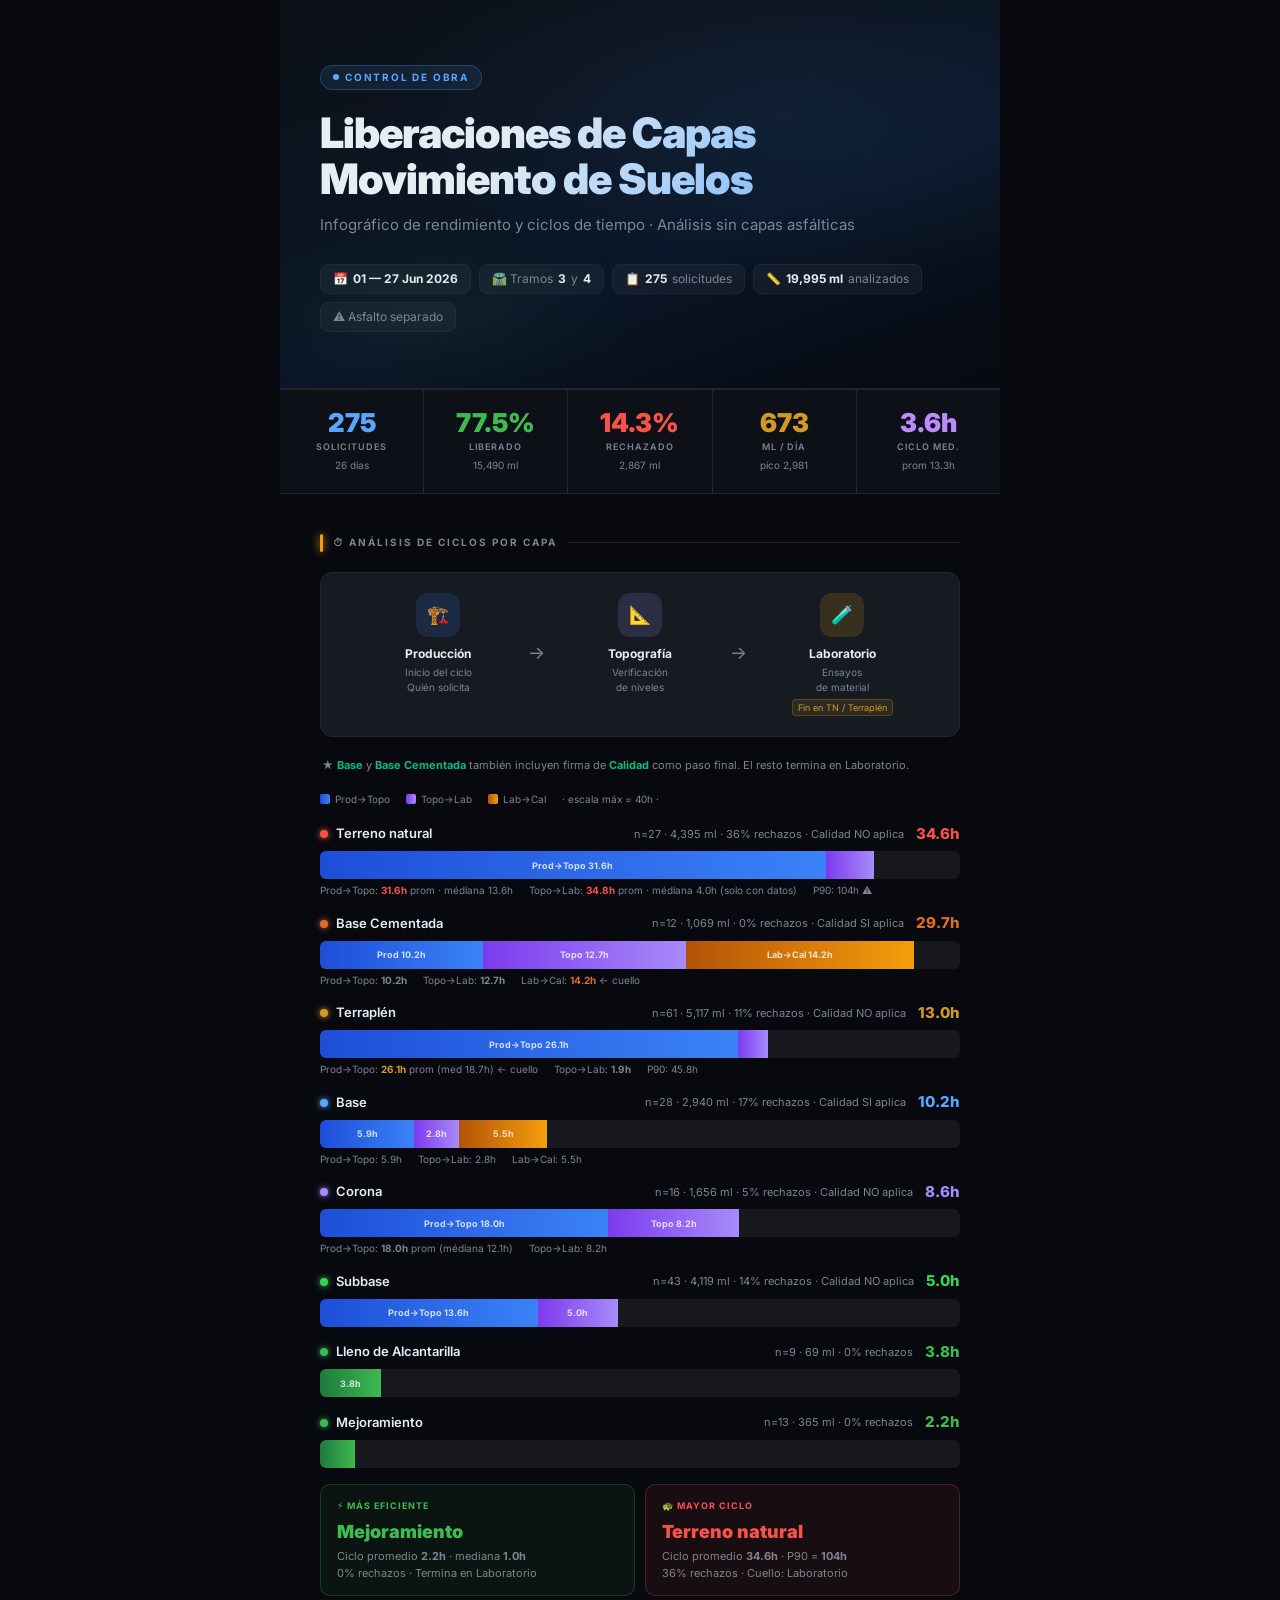
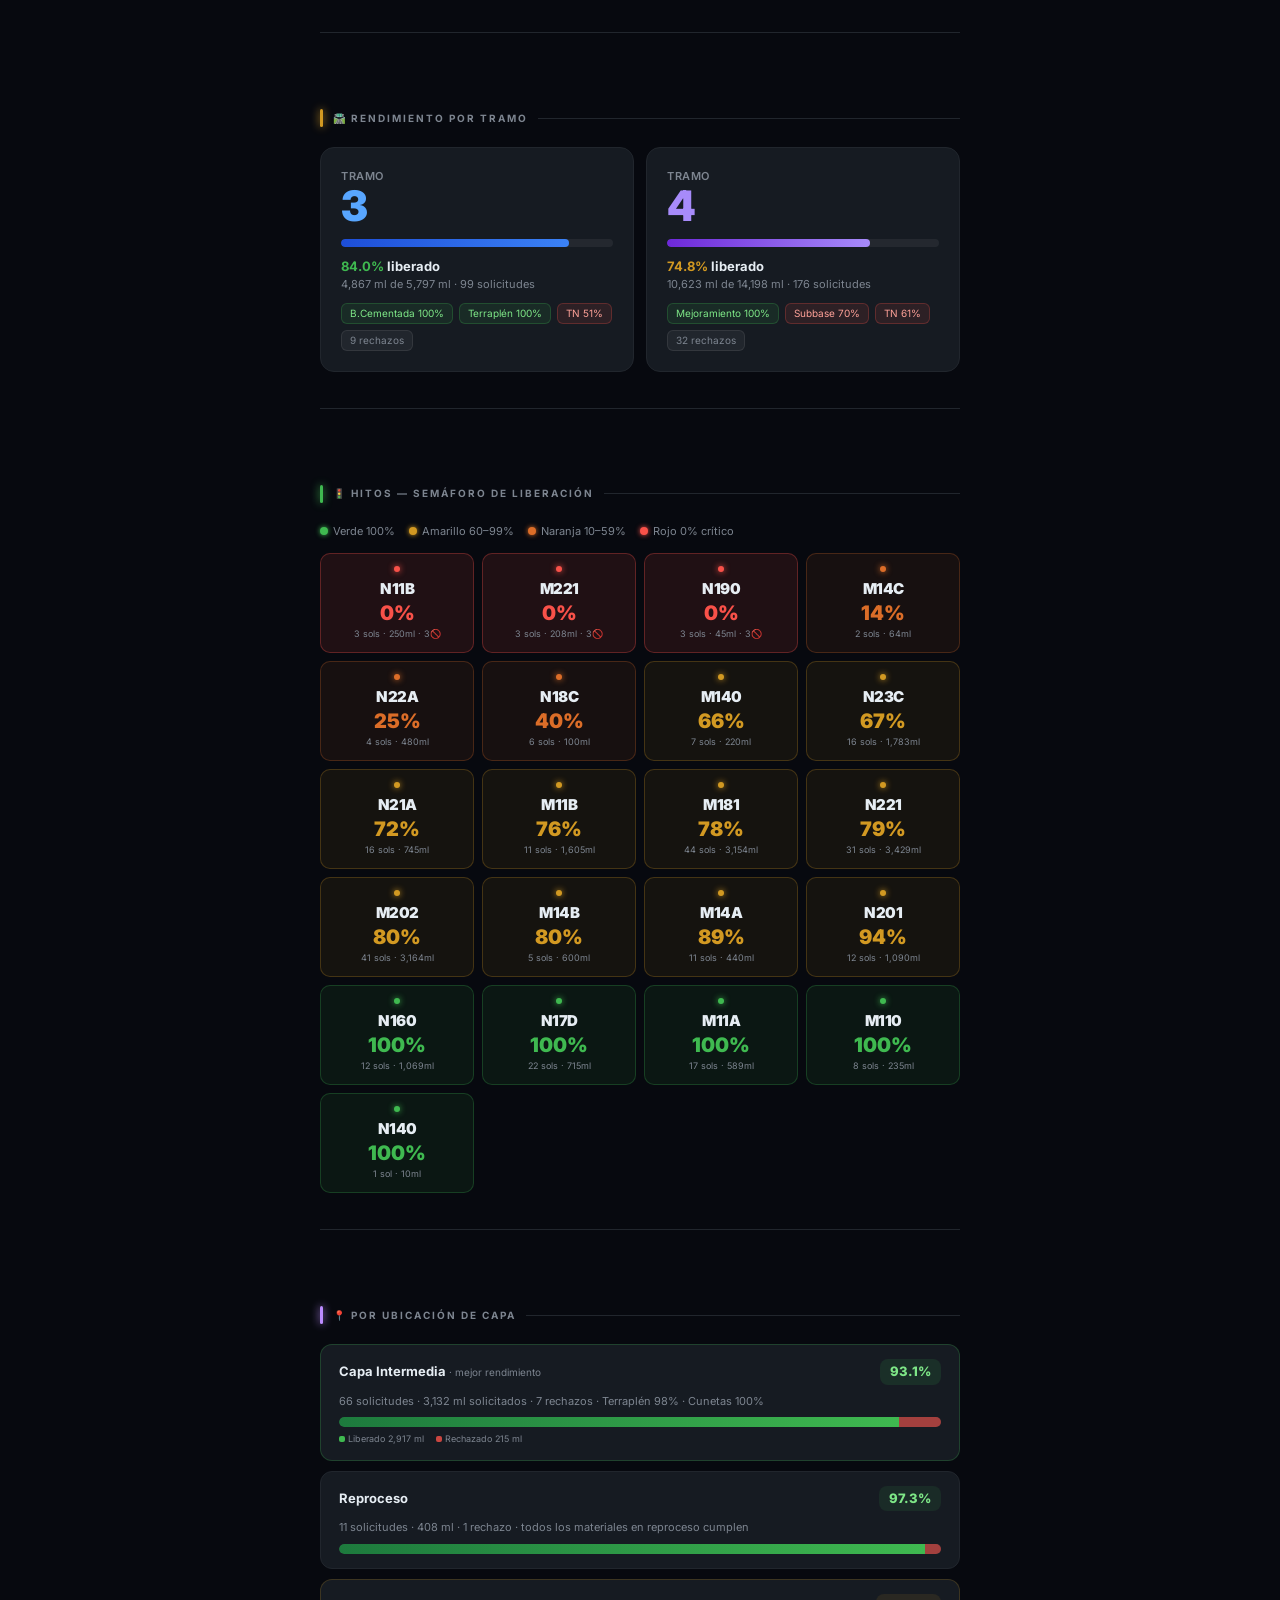
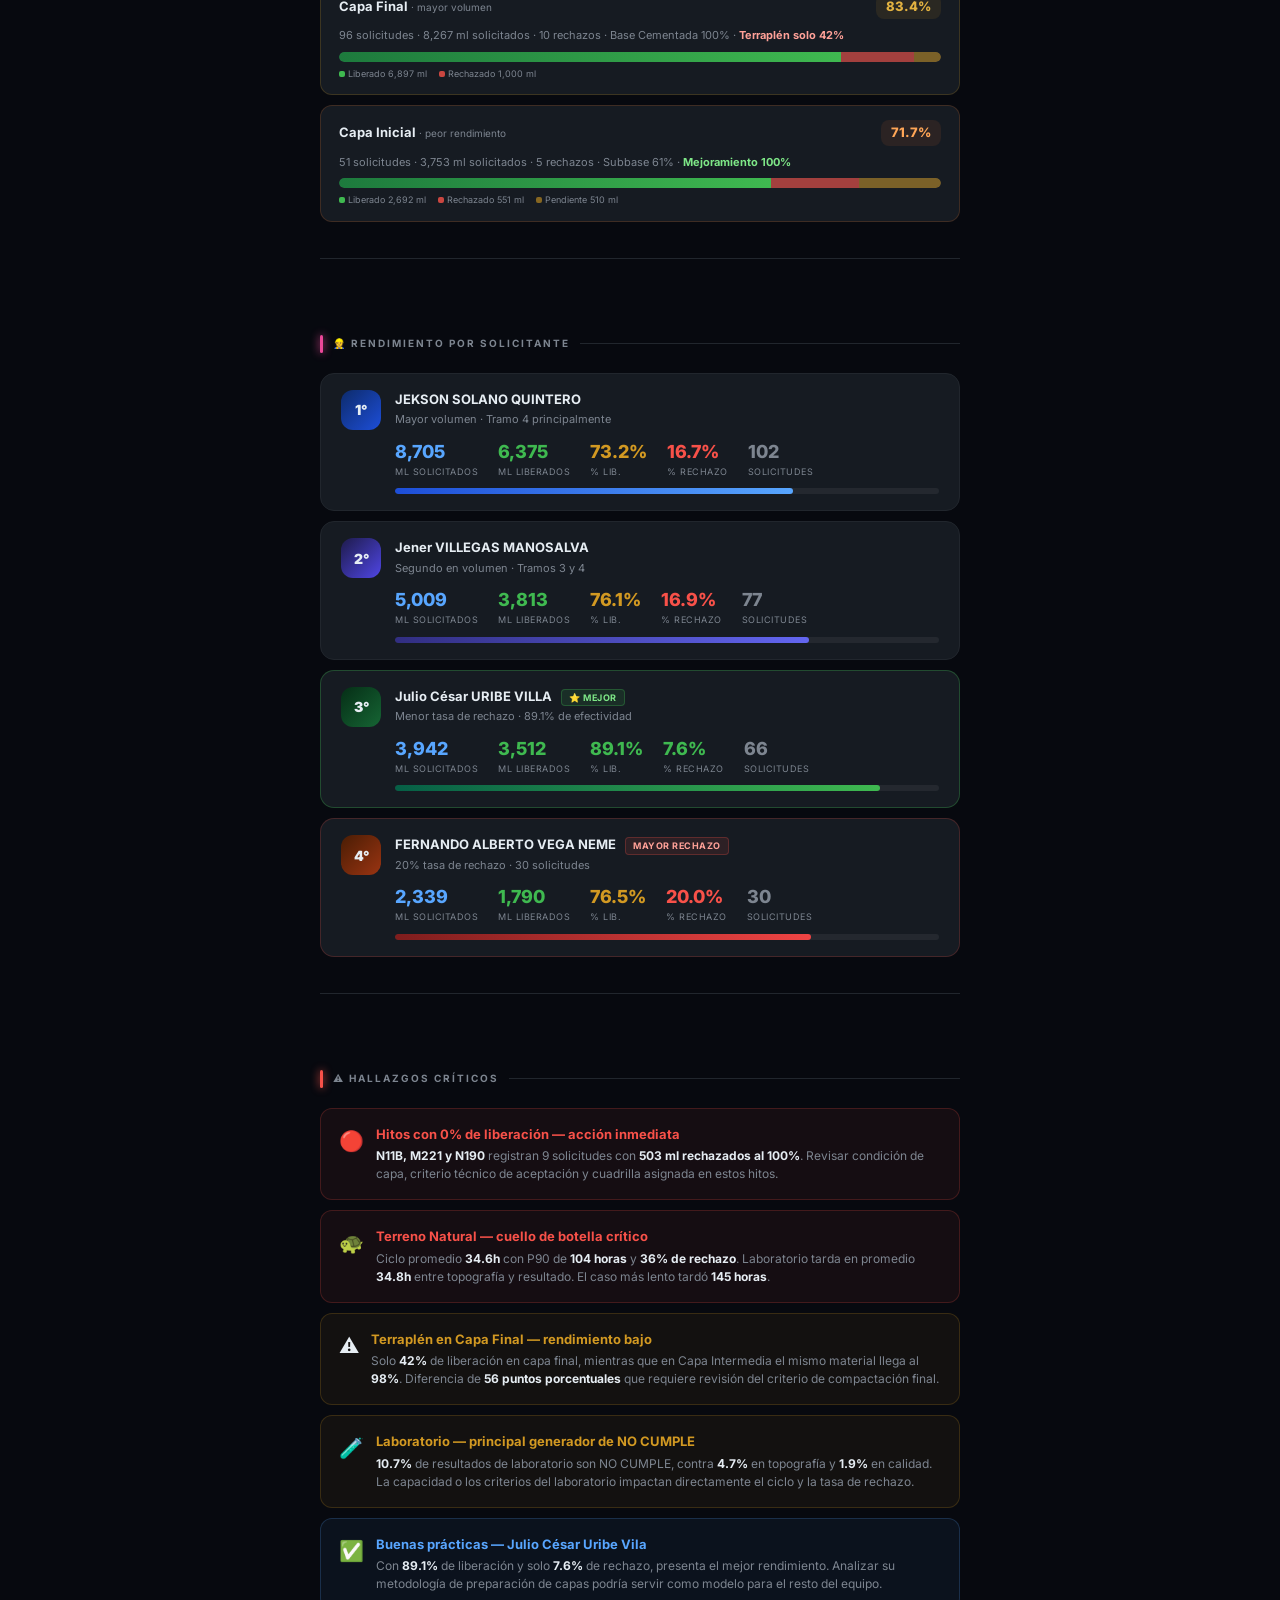
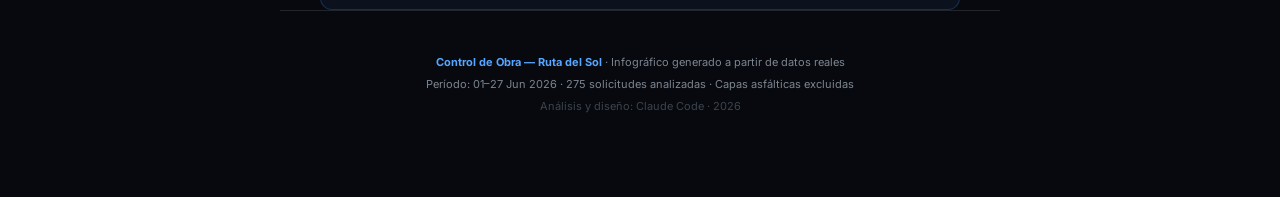
<file: infografico-liberaciones-27.06.Junio26.html>
<!DOCTYPE html>
<html lang="es">
<head>
<meta charset="UTF-8">
<meta name="viewport" content="width=device-width, initial-scale=1.0">
<title>Infográfico — Liberaciones de Capas</title>
<style>
@import url('https://fonts.googleapis.com/css2?family=Inter:wght@300;400;500;600;700;800;900&display=swap');

:root {
  --c-bg:       #07090f;
  --c-surface:  #0d1117;
  --c-card:     #161b22;
  --c-border:   #21262d;
  --c-text:     #e6edf3;
  --c-muted:    #7d8590;
  --c-accent:   #58a6ff;
  --c-green:    #3fb950;
  --c-yellow:   #d29922;
  --c-orange:   #db6d28;
  --c-red:      #f85149;
  --c-purple:   #bc8cff;
  --c-teal:     #39d353;
  --w: 720px;
}

* { box-sizing:border-box; margin:0; padding:0; }

body {
  font-family: 'Inter', system-ui, sans-serif;
  background: var(--c-bg);
  color: var(--c-text);
  font-size: 14px;
  line-height: 1.5;
}

/* ── WRAPPER ── */
.page {
  max-width: var(--w);
  margin: 0 auto;
  padding: 0 0 80px;
}

/* ── HERO ── */
.hero {
  position: relative;
  padding: 64px 40px 56px;
  overflow: hidden;
  background: linear-gradient(160deg, #0d1117 0%, #0a1628 60%, #07090f 100%);
  border-bottom: 1px solid var(--c-border);
}
.hero::before {
  content:'';
  position:absolute; inset:0;
  background: radial-gradient(ellipse 80% 60% at 70% 30%, rgba(88,166,255,.08) 0%, transparent 70%),
              radial-gradient(ellipse 50% 40% at 20% 80%, rgba(63,185,80,.06) 0%, transparent 60%);
}
.hero-tag {
  display:inline-flex; align-items:center; gap:6px;
  background: rgba(88,166,255,.1);
  border: 1px solid rgba(88,166,255,.25);
  color: var(--c-accent);
  font-size: 10px; font-weight: 700; letter-spacing: 1.8px;
  text-transform: uppercase;
  padding: 4px 12px; border-radius: 20px;
  margin-bottom: 20px;
}
.hero-tag span { width:6px;height:6px;border-radius:50%;background:var(--c-accent);animation:blink 1.4s infinite; }
@keyframes blink { 0%,100%{opacity:1} 50%{opacity:.3} }
.hero h1 {
  font-size: clamp(28px, 5vw, 42px);
  font-weight: 900;
  letter-spacing: -1px;
  line-height: 1.1;
  margin-bottom: 12px;
  background: linear-gradient(135deg, #e6edf3 30%, #58a6ff 100%);
  -webkit-background-clip: text; -webkit-text-fill-color: transparent;
  background-clip: text;
}
.hero-sub {
  color: var(--c-muted); font-size: 15px;
  margin-bottom: 28px;
}
.hero-pills {
  display: flex; flex-wrap: wrap; gap: 8px;
}
.pill {
  display: inline-flex; align-items: center; gap: 5px;
  background: rgba(255,255,255,.04);
  border: 1px solid var(--c-border);
  padding: 5px 12px; border-radius: 8px;
  font-size: 12px; color: var(--c-muted);
}
.pill b { color: var(--c-text); }

/* ── SECTION LABEL ── */
.section-label {
  display: flex; align-items: center; gap: 10px;
  padding: 40px 40px 0;
  margin-bottom: 20px;
  font-size: 10px; font-weight: 700; letter-spacing: 2px;
  text-transform: uppercase; color: var(--c-muted);
}
.section-label::before {
  content:'';
  display:block; width:3px; height:18px; border-radius:2px;
  background: var(--accent-color, var(--c-accent));
  box-shadow: 0 0 8px var(--accent-color, var(--c-accent));
}
.section-label::after {
  content:''; flex:1; height:1px; background:var(--c-border);
}

/* ── KPI STRIP ── */
.kpi-strip {
  display: grid;
  grid-template-columns: repeat(5,1fr);
  gap: 1px;
  background: var(--c-border);
  border-top: 1px solid var(--c-border);
  border-bottom: 1px solid var(--c-border);
}
.kpi-cell {
  background: var(--c-surface);
  padding: 20px 16px;
  text-align: center;
}
.kpi-cell .val {
  font-size: 26px; font-weight: 900; line-height: 1;
  margin-bottom: 4px;
}
.kpi-cell .lbl {
  font-size: 9px; font-weight: 600; letter-spacing: 1px;
  text-transform: uppercase; color: var(--c-muted);
}
.kpi-cell .sub { font-size: 10px; color: var(--c-muted); margin-top: 4px; }

/* ── PADDED CONTENT ── */
.pad { padding: 0 40px; }

/* ── CICLOS ── */
.ciclos-intro {
  background: var(--c-card);
  border: 1px solid var(--c-border);
  border-radius: 12px;
  padding: 20px 24px;
  margin-bottom: 20px;
  display: grid;
  grid-template-columns: 1fr 1fr 1fr;
  gap: 16px;
}
.flow-step {
  text-align: center;
  position: relative;
}
.flow-step:not(:last-child)::after {
  content: '→';
  position: absolute; right: -14px; top: 50%; transform: translateY(-60%);
  color: var(--c-muted); font-size: 18px;
}
.flow-icon {
  width: 44px; height: 44px; border-radius: 12px;
  display: flex; align-items: center; justify-content: center;
  font-size: 18px; margin: 0 auto 8px;
}
.flow-step h4 { font-size: 12px; font-weight: 700; }
.flow-step p  { font-size: 10px; color: var(--c-muted); margin-top: 2px; }
.flow-step .badge-cal {
  font-size: 9px; color: var(--c-yellow);
  background: rgba(210,153,34,.12); border: 1px solid rgba(210,153,34,.25);
  border-radius: 4px; padding: 1px 5px; margin-top: 4px; display: inline-block;
}

/* Barra de ciclo */
.capa-row {
  margin-bottom: 14px;
}
.capa-row .header {
  display: flex; align-items: center; justify-content: space-between;
  margin-bottom: 6px;
}
.capa-nombre {
  display: flex; align-items: center; gap: 8px;
  font-size: 13px; font-weight: 600;
}
.capa-dot {
  width: 8px; height: 8px; border-radius: 50%;
  flex-shrink: 0;
}
.capa-nums {
  display: flex; align-items: center; gap: 12px;
  font-size: 11px; color: var(--c-muted);
}
.capa-nums .prom { font-size: 15px; font-weight: 800; }

.bar-track {
  height: 28px;
  background: rgba(255,255,255,.04);
  border-radius: 6px;
  display: flex;
  overflow: hidden;
  position: relative;
}
.bar-seg {
  height: 100%;
  display: flex; align-items: center; justify-content: center;
  font-size: 9px; font-weight: 700;
  color: rgba(255,255,255,.8);
  transition: opacity .2s;
  min-width: 0;
  overflow: hidden;
  white-space: nowrap;
}
.bar-seg:hover { opacity: .85; }
.seg-prod  { background: linear-gradient(90deg,#1d4ed8,#3b82f6); }
.seg-topo  { background: linear-gradient(90deg,#7c3aed,#a78bfa); }
.seg-lab   { background: linear-gradient(90deg,#b45309,#f59e0b); }
.seg-cal   { background: linear-gradient(90deg,#065f46,#10b981); }

.bar-leyenda {
  display: flex; gap: 16px; flex-wrap: wrap;
  margin-bottom: 16px;
}
.bar-leyenda-item {
  display: flex; align-items: center; gap: 5px;
  font-size: 10px; color: var(--c-muted);
}
.bar-leyenda-dot {
  width: 10px; height: 10px; border-radius: 3px;
}

.ciclo-callout {
  display: grid; grid-template-columns: 1fr 1fr;
  gap: 10px; margin-top: 16px;
}
.callout-box {
  border-radius: 10px; padding: 14px 16px;
  border: 1px solid;
}
.callout-box.fast {
  background: rgba(63,185,80,.07);
  border-color: rgba(63,185,80,.25);
}
.callout-box.slow {
  background: rgba(248,81,73,.07);
  border-color: rgba(248,81,73,.25);
}
.callout-box .tag {
  font-size: 9px; font-weight: 700; letter-spacing: 1px;
  text-transform: uppercase; margin-bottom: 6px;
}
.callout-box.fast .tag { color: var(--c-green); }
.callout-box.slow .tag { color: var(--c-red); }
.callout-box h3 { font-size: 18px; font-weight: 900; }
.callout-box.fast h3 { color: var(--c-green); }
.callout-box.slow h3 { color: var(--c-red); }
.callout-box p { font-size: 11px; color: var(--c-muted); margin-top: 3px; }

/* ── DIVIDER ── */
.divider {
  height: 1px; background: var(--c-border);
  margin: 36px 40px;
}

/* ── TRAMOS ── */
.tramo-compare {
  display: grid; grid-template-columns: 1fr 1fr;
  gap: 12px;
}
.tramo-box {
  background: var(--c-card);
  border: 1px solid var(--c-border);
  border-radius: 14px; padding: 20px;
}
.tramo-box .num {
  font-size: 42px; font-weight: 900; line-height: 1;
  margin-bottom: 2px;
}
.tramo-box .t-label { font-size: 11px; color: var(--c-muted); font-weight: 600; text-transform: uppercase; letter-spacing: .5px; }
.tramo-box .t-ml { font-size: 13px; font-weight: 700; margin-top: 10px; }
.tramo-box .t-sub { font-size: 11px; color: var(--c-muted); }
.tramo-pb { height: 8px; border-radius: 4px; background: rgba(255,255,255,.06); margin-top: 12px; overflow:hidden; }
.tramo-fill { height:100%; border-radius:4px; }
.tramo-chips { display:flex;flex-wrap:wrap;gap:6px;margin-top:10px; }
.chip-sm {
  font-size: 10px; padding: 2px 8px; border-radius: 6px;
  background: rgba(255,255,255,.05);
  border: 1px solid rgba(255,255,255,.08);
  color: var(--c-muted);
}
.chip-sm.ok  { background:rgba(63,185,80,.1);border-color:rgba(63,185,80,.25);color:#7ee787; }
.chip-sm.bad { background:rgba(248,81,73,.1);border-color:rgba(248,81,73,.25);color:#ffa198; }

/* ── HITOS GRID ── */
.hitos-container {
  display: grid;
  grid-template-columns: repeat(4, 1fr);
  gap: 8px;
}
.hito {
  border-radius: 10px; padding: 12px 8px;
  text-align: center; border: 1px solid;
  transition: transform .15s;
}
.hito:hover { transform: scale(1.04); }
.hito.v { background:rgba(63,185,80,.08);  border-color:rgba(63,185,80,.25); }
.hito.a { background:rgba(210,153,34,.07); border-color:rgba(210,153,34,.25); }
.hito.n { background:rgba(219,109,40,.08); border-color:rgba(219,109,40,.25); }
.hito.r { background:rgba(248,81,73,.1);   border-color:rgba(248,81,73,.3); }
.hito .h-name { font-size:15px;font-weight:900;letter-spacing:-0.5px; }
.hito .h-pct  { font-size:20px;font-weight:900;line-height:1.2; }
.hito.v .h-pct { color:var(--c-green); }
.hito.a .h-pct { color:var(--c-yellow); }
.hito.n .h-pct { color:var(--c-orange); }
.hito.r .h-pct { color:var(--c-red); }
.hito .h-meta { font-size:9px;color:var(--c-muted);margin-top:2px; }
.hito-pulse {
  width:6px;height:6px;border-radius:50%;margin:0 auto 6px;
}
.hito.v .hito-pulse { background:var(--c-green);box-shadow:0 0 6px var(--c-green); }
.hito.a .hito-pulse { background:var(--c-yellow);box-shadow:0 0 6px var(--c-yellow); }
.hito.n .hito-pulse { background:var(--c-orange);box-shadow:0 0 6px var(--c-orange); }
.hito.r .hito-pulse { background:var(--c-red);box-shadow:0 0 6px var(--c-red);animation:pulse 1s infinite; }
@keyframes pulse { 0%,100%{opacity:1;transform:scale(1)} 50%{opacity:.5;transform:scale(1.4)} }

.hito-legend { display:flex;gap:14px;flex-wrap:wrap;margin-bottom:14px; }
.hl-item { display:flex;align-items:center;gap:5px;font-size:11px;color:var(--c-muted); }
.hl-dot { width:8px;height:8px;border-radius:50%; }

/* ── UBICACIÓN ── */
.ubi-list { display:grid;gap:10px; }
.ubi-row {
  background: var(--c-card); border:1px solid var(--c-border);
  border-radius:12px; padding:14px 18px;
}
.ubi-row .top {
  display:flex; align-items:center; justify-content:space-between;
  margin-bottom:8px;
}
.ubi-row .top h4 { font-size:13px;font-weight:700; }
.ubi-row .top .pct-badge {
  font-size:13px;font-weight:800;
  padding:3px 10px; border-radius:8px;
}
.ubi-row .meta { font-size:11px;color:var(--c-muted);margin-bottom:8px; }
.ubi-track { height:10px;background:rgba(255,255,255,.06);border-radius:5px;overflow:hidden;display:flex; }
.ubi-lib  { background:linear-gradient(90deg,#1d7a3d,#3fb950);border-radius:5px 0 0 5px; }
.ubi-rech { background:rgba(248,81,73,.6); }
.ubi-pend { background:rgba(210,153,34,.5);border-radius:0 5px 5px 0; }
.ubi-track-label { display:flex;gap:12px;margin-top:5px;font-size:9px;color:var(--c-muted); }
.ubi-track-label span { display:flex;align-items:center;gap:3px; }
.ubi-track-label span::before { content:'';width:6px;height:6px;border-radius:2px; }
.l-lib::before  { background:#3fb950; }
.l-rech::before { background:rgba(248,81,73,.8); }
.l-pend::before { background:rgba(210,153,34,.6); }

/* ── SOLICITANTES ── */
.sol-list { display:grid;gap:10px; }
.sol-row {
  background:var(--c-card); border:1px solid var(--c-border);
  border-radius:14px; padding:16px 20px;
  display:grid; grid-template-columns:40px 1fr;
  gap:14px; align-items:start;
}
.sol-medal {
  width:40px; height:40px; border-radius:12px;
  display:flex; align-items:center; justify-content:center;
  font-size:18px; font-weight:900;
  flex-shrink:0;
}
.sol-body h4 { font-size:13px;font-weight:700;margin-bottom:2px; }
.sol-body .s-meta { font-size:11px;color:var(--c-muted);margin-bottom:10px; }
.sol-metrics { display:flex;gap:20px;flex-wrap:wrap;margin-bottom:10px; }
.sol-m .v { font-size:18px;font-weight:800; }
.sol-m .l { font-size:9px;text-transform:uppercase;letter-spacing:.5px;color:var(--c-muted); }
.sol-bar { height:6px;background:rgba(255,255,255,.06);border-radius:3px;overflow:hidden; }
.sol-fill { height:100%;border-radius:3px; }
.badge-best {
  display:inline-flex;align-items:center;gap:4px;
  background:rgba(63,185,80,.12);border:1px solid rgba(63,185,80,.3);
  color:#7ee787;font-size:9px;font-weight:700;padding:1px 7px;border-radius:4px;
  letter-spacing:.5px;text-transform:uppercase;margin-left:6px;
}
.badge-warn {
  display:inline-flex;align-items:center;gap:4px;
  background:rgba(248,81,73,.1);border:1px solid rgba(248,81,73,.25);
  color:#ffa198;font-size:9px;font-weight:700;padding:1px 7px;border-radius:4px;
  letter-spacing:.5px;text-transform:uppercase;margin-left:6px;
}

/* ── ALERTAS FINALES ── */
.alerts { display:grid;gap:10px;margin-top:4px; }
.alert-box {
  border-radius:12px; padding:16px 18px;
  border:1px solid; display:flex;gap:12px;
}
.alert-box.crit { background:rgba(248,81,73,.06);border-color:rgba(248,81,73,.2); }
.alert-box.warn { background:rgba(210,153,34,.06);border-color:rgba(210,153,34,.2); }
.alert-box.info { background:rgba(88,166,255,.06);border-color:rgba(88,166,255,.2); }
.alert-box .ic { font-size:20px;flex-shrink:0;margin-top:1px; }
.alert-box h4 { font-size:13px;font-weight:700;margin-bottom:3px; }
.alert-box.crit h4 { color:var(--c-red); }
.alert-box.warn h4 { color:var(--c-yellow); }
.alert-box.info h4 { color:var(--c-accent); }
.alert-box p { font-size:12px;color:var(--c-muted); }
.alert-box p b { color:var(--c-text); }

/* ── FOOTER ── */
.footer {
  text-align:center; padding:40px 40px 0;
  border-top:1px solid var(--c-border);
  color:var(--c-muted); font-size:11px; line-height:2;
}
.footer b { color:var(--c-accent); }
</style>
</head>
<body>
<div class="page">

<!-- ═══ HERO ═══ -->
<div class="hero">
  <div class="hero-tag"><span></span> Control de Obra</div>
  <h1>Liberaciones de Capas<br>Movimiento de Suelos</h1>
  <p class="hero-sub">Infográfico de rendimiento y ciclos de tiempo · Análisis sin capas asfálticas</p>
  <div class="hero-pills">
    <span class="pill">📅 <b>01 — 27 Jun 2026</b></span>
    <span class="pill">🛣️ Tramos <b>3</b> y <b>4</b></span>
    <span class="pill">📋 <b>275</b> solicitudes</span>
    <span class="pill">📏 <b>19,995 ml</b> analizados</span>
    <span class="pill">⚠️ Asfalto separado</span>
  </div>
</div>

<!-- ═══ KPIs STRIP ═══ -->
<div class="kpi-strip">
  <div class="kpi-cell">
    <div class="val" style="color:#58a6ff">275</div>
    <div class="lbl">Solicitudes</div>
    <div class="sub">26 días</div>
  </div>
  <div class="kpi-cell">
    <div class="val" style="color:#3fb950">77.5%</div>
    <div class="lbl">Liberado</div>
    <div class="sub">15,490 ml</div>
  </div>
  <div class="kpi-cell">
    <div class="val" style="color:#f85149">14.3%</div>
    <div class="lbl">Rechazado</div>
    <div class="sub">2,867 ml</div>
  </div>
  <div class="kpi-cell">
    <div class="val" style="color:#d29922">673</div>
    <div class="lbl">ml / día</div>
    <div class="sub">pico 2,981</div>
  </div>
  <div class="kpi-cell">
    <div class="val" style="color:#bc8cff">3.6h</div>
    <div class="lbl">Ciclo med.</div>
    <div class="sub">prom 13.3h</div>
  </div>
</div>

<!-- ═══ CICLOS POR CAPA ═══ -->
<div class="section-label" style="--accent-color:#f59e0b">⏱ Análisis de Ciclos por Capa</div>
<div class="pad">

  <!-- Explicación del flujo -->
  <div class="ciclos-intro">
    <div class="flow-step">
      <div class="flow-icon" style="background:rgba(59,130,246,.15)">🏗️</div>
      <h4>Producción</h4>
      <p>Inicio del ciclo<br>Quién solicita</p>
    </div>
    <div class="flow-step">
      <div class="flow-icon" style="background:rgba(167,139,250,.15)">📐</div>
      <h4>Topografía</h4>
      <p>Verificación<br>de niveles</p>
    </div>
    <div class="flow-step">
      <div class="flow-icon" style="background:rgba(245,158,11,.15)">🧪</div>
      <h4>Laboratorio</h4>
      <p>Ensayos<br>de material</p>
      <div class="badge-cal">Fin en TN / Terraplén</div>
    </div>
  </div>
  <p style="font-size:11px;color:var(--c-muted);margin-bottom:18px;padding-left:2px">
    ★ <b style="color:#10b981">Base</b> y <b style="color:#10b981">Base Cementada</b> también incluyen firma de <b style="color:#10b981">Calidad</b> como paso final.
    El resto termina en Laboratorio.
  </p>

  <!-- Leyenda colores de segmentos -->
  <div class="bar-leyenda">
    <div class="bar-leyenda-item"><div class="bar-leyenda-dot seg-prod" style="width:10px;height:10px;border-radius:2px"></div> Prod→Topo</div>
    <div class="bar-leyenda-item"><div class="bar-leyenda-dot seg-topo" style="width:10px;height:10px;border-radius:2px"></div> Topo→Lab</div>
    <div class="bar-leyenda-item"><div class="bar-leyenda-dot seg-lab"  style="width:10px;height:10px;border-radius:2px"></div> Lab→Cal</div>
    <div class="bar-leyenda-item" style="color:var(--c-muted)">· escala máx = 40h ·</div>
  </div>

  <!-- MAX = 40h para la escala visual -->
  <!-- Terreno natural: prod→topo=31.6h, topo→lab=34.8h (de los que aplica) = CICLO=34.6h prom -->
  <!-- Base Cementada: prod→topo=10.2, topo→lab=12.7, lab→cal=14.2 = CICLO=29.7h -->
  <!-- Terraplen: prod→topo=26.1, topo→lab=1.9 = CICLO=13.0h -->
  <!-- Base: prod→topo=5.9, topo→lab=2.8, lab→cal=5.5 = CICLO=10.2h -->
  <!-- Corona: prod→topo=18.0, topo→lab=8.2 = CICLO=8.6h -->
  <!-- Subbase: prod→topo=13.6, topo→lab=5.0 = CICLO=5.0h -->
  <!-- Lleno: CICLO=3.8h -->
  <!-- Mejoramiento: prod→topo=3.8, topo→lab=1.3 = CICLO=2.2h -->

  <!-- 1. Terreno natural -->
  <div class="capa-row">
    <div class="header">
      <div class="capa-nombre">
        <div class="capa-dot" style="background:#f85149;box-shadow:0 0 6px #f85149"></div>
        Terreno natural
      </div>
      <div class="capa-nums">
        <span>n=27 · 4,395 ml · 36% rechazos · Calidad NO aplica</span>
        <span class="prom" style="color:#f85149">34.6h</span>
      </div>
    </div>
    <div class="bar-track">
      <!-- Prod→Topo: 31.6/40 = 79% -->
      <div class="bar-seg seg-prod" style="width:79%">Prod→Topo 31.6h</div>
      <!-- Topo→Lab: el restante promedio de los que tienen = la diferencia ciclo-prod_topo ~3h -->
      <div class="bar-seg seg-topo" style="width:7.5%"></div>
      <div style="flex:1;background:rgba(255,255,255,.02)"></div>
    </div>
    <div style="font-size:10px;color:var(--c-muted);margin-top:4px;display:flex;gap:16px">
      <span>Prod→Topo: <b style="color:#f85149">31.6h</b> prom · médiana 13.6h</span>
      <span>Topo→Lab: <b style="color:#f85149">34.8h</b> prom · médiana 4.0h (solo con datos)</span>
      <span>P90: 104h ⚠️</span>
    </div>
  </div>

  <!-- 2. Base Cementada -->
  <div class="capa-row">
    <div class="header">
      <div class="capa-nombre">
        <div class="capa-dot" style="background:#db6d28;box-shadow:0 0 6px #db6d28"></div>
        Base Cementada
      </div>
      <div class="capa-nums">
        <span>n=12 · 1,069 ml · 0% rechazos · Calidad SI aplica</span>
        <span class="prom" style="color:#db6d28">29.7h</span>
      </div>
    </div>
    <div class="bar-track">
      <!-- Prod→Topo: 10.2/40=25.5% -->
      <div class="bar-seg seg-prod" style="width:25.5%">Prod 10.2h</div>
      <!-- Topo→Lab: 12.7/40=31.75% -->
      <div class="bar-seg seg-topo" style="width:31.75%">Topo 12.7h</div>
      <!-- Lab→Cal: 14.2/40=35.5% -->
      <div class="bar-seg seg-lab" style="width:35.5%">Lab→Cal 14.2h</div>
      <div style="flex:1;background:rgba(255,255,255,.02)"></div>
    </div>
    <div style="font-size:10px;color:var(--c-muted);margin-top:4px;display:flex;gap:16px">
      <span>Prod→Topo: <b>10.2h</b></span>
      <span>Topo→Lab: <b>12.7h</b></span>
      <span>Lab→Cal: <b style="color:#db6d28">14.2h</b> ← cuello</span>
    </div>
  </div>

  <!-- 3. Terraplén -->
  <div class="capa-row">
    <div class="header">
      <div class="capa-nombre">
        <div class="capa-dot" style="background:#d29922;box-shadow:0 0 6px #d29922"></div>
        Terraplén
      </div>
      <div class="capa-nums">
        <span>n=61 · 5,117 ml · 11% rechazos · Calidad NO aplica</span>
        <span class="prom" style="color:#d29922">13.0h</span>
      </div>
    </div>
    <div class="bar-track">
      <!-- Prod→Topo: 26.1/40=65.25% -->
      <div class="bar-seg seg-prod" style="width:65.25%">Prod→Topo 26.1h</div>
      <!-- Topo→Lab: 1.9/40=4.75% -->
      <div class="bar-seg seg-topo" style="width:4.75%"></div>
      <div style="flex:1;background:rgba(255,255,255,.02)"></div>
    </div>
    <div style="font-size:10px;color:var(--c-muted);margin-top:4px;display:flex;gap:16px">
      <span>Prod→Topo: <b style="color:#d29922">26.1h</b> prom (med 18.7h) ← cuello</span>
      <span>Topo→Lab: <b>1.9h</b></span>
      <span>P90: 45.8h</span>
    </div>
  </div>

  <!-- 4. Base -->
  <div class="capa-row">
    <div class="header">
      <div class="capa-nombre">
        <div class="capa-dot" style="background:#58a6ff;box-shadow:0 0 6px #58a6ff"></div>
        Base
      </div>
      <div class="capa-nums">
        <span>n=28 · 2,940 ml · 17% rechazos · Calidad SI aplica</span>
        <span class="prom" style="color:#58a6ff">10.2h</span>
      </div>
    </div>
    <div class="bar-track">
      <div class="bar-seg seg-prod" style="width:14.75%">5.9h</div>
      <div class="bar-seg seg-topo" style="width:7%">2.8h</div>
      <div class="bar-seg seg-lab" style="width:13.75%">5.5h</div>
      <div style="flex:1;background:rgba(255,255,255,.02)"></div>
    </div>
    <div style="font-size:10px;color:var(--c-muted);margin-top:4px;display:flex;gap:16px">
      <span>Prod→Topo: 5.9h</span>
      <span>Topo→Lab: 2.8h</span>
      <span>Lab→Cal: 5.5h</span>
    </div>
  </div>

  <!-- 5. Corona -->
  <div class="capa-row">
    <div class="header">
      <div class="capa-nombre">
        <div class="capa-dot" style="background:#a78bfa;box-shadow:0 0 6px #a78bfa"></div>
        Corona
      </div>
      <div class="capa-nums">
        <span>n=16 · 1,656 ml · 5% rechazos · Calidad NO aplica</span>
        <span class="prom" style="color:#a78bfa">8.6h</span>
      </div>
    </div>
    <div class="bar-track">
      <div class="bar-seg seg-prod" style="width:45%">Prod→Topo 18.0h</div>
      <div class="bar-seg seg-topo" style="width:20.5%">Topo 8.2h</div>
      <div style="flex:1;background:rgba(255,255,255,.02)"></div>
    </div>
    <div style="font-size:10px;color:var(--c-muted);margin-top:4px;display:flex;gap:16px">
      <span>Prod→Topo: <b>18.0h</b> prom (médiana 12.1h)</span>
      <span>Topo→Lab: 8.2h</span>
    </div>
  </div>

  <!-- 6. Subbase -->
  <div class="capa-row">
    <div class="header">
      <div class="capa-nombre">
        <div class="capa-dot" style="background:#39d353;box-shadow:0 0 6px #39d353"></div>
        Subbase
      </div>
      <div class="capa-nums">
        <span>n=43 · 4,119 ml · 14% rechazos · Calidad NO aplica</span>
        <span class="prom" style="color:#39d353">5.0h</span>
      </div>
    </div>
    <div class="bar-track">
      <div class="bar-seg seg-prod" style="width:34%">Prod→Topo 13.6h</div>
      <div class="bar-seg seg-topo" style="width:12.5%">5.0h</div>
      <div style="flex:1;background:rgba(255,255,255,.02)"></div>
    </div>
  </div>

  <!-- 7. Lleno alcantarilla -->
  <div class="capa-row">
    <div class="header">
      <div class="capa-nombre">
        <div class="capa-dot" style="background:#3fb950;box-shadow:0 0 6px #3fb950"></div>
        Lleno de Alcantarilla
      </div>
      <div class="capa-nums">
        <span>n=9 · 69 ml · 0% rechazos</span>
        <span class="prom" style="color:#3fb950">3.8h</span>
      </div>
    </div>
    <div class="bar-track">
      <div class="bar-seg seg-prod" style="width:9.5%;background:linear-gradient(90deg,#1d7a3d,#3fb950)">3.8h</div>
      <div style="flex:1;background:rgba(255,255,255,.02)"></div>
    </div>
  </div>

  <!-- 8. Mejoramiento -->
  <div class="capa-row">
    <div class="header">
      <div class="capa-nombre">
        <div class="capa-dot" style="background:#3fb950;box-shadow:0 0 6px #3fb950"></div>
        Mejoramiento
      </div>
      <div class="capa-nums">
        <span>n=13 · 365 ml · 0% rechazos</span>
        <span class="prom" style="color:#3fb950">2.2h</span>
      </div>
    </div>
    <div class="bar-track">
      <div class="bar-seg seg-prod" style="width:5.5%;background:linear-gradient(90deg,#1d7a3d,#3fb950)"></div>
      <div style="flex:1;background:rgba(255,255,255,.02)"></div>
    </div>
  </div>

  <!-- Callouts -->
  <div class="ciclo-callout">
    <div class="callout-box fast">
      <div class="tag">⚡ Más eficiente</div>
      <h3>Mejoramiento</h3>
      <p>Ciclo promedio <b>2.2h</b> · mediana <b>1.0h</b><br>0% rechazos · Termina en Laboratorio</p>
    </div>
    <div class="callout-box slow">
      <div class="tag">🐢 Mayor ciclo</div>
      <h3>Terreno natural</h3>
      <p>Ciclo promedio <b>34.6h</b> · P90 = <b>104h</b><br>36% rechazos · Cuello: Laboratorio</p>
    </div>
  </div>

</div>

<div class="divider"></div>

<!-- ═══ TRAMOS ═══ -->
<div class="section-label" style="--accent-color:#d29922">🛣️ Rendimiento por Tramo</div>
<div class="pad">
  <div class="tramo-compare">

    <div class="tramo-box">
      <div class="t-label">Tramo</div>
      <div class="num" style="color:#58a6ff">3</div>
      <div class="tramo-pb"><div class="tramo-fill" style="width:84%;background:linear-gradient(90deg,#1d4ed8,#3b82f6)"></div></div>
      <div class="t-ml"><span style="color:#3fb950">84.0%</span> liberado</div>
      <div class="t-sub">4,867 ml de 5,797 ml · 99 solicitudes</div>
      <div class="tramo-chips" style="margin-top:10px">
        <span class="chip-sm ok">B.Cementada 100%</span>
        <span class="chip-sm ok">Terraplén 100%</span>
        <span class="chip-sm bad">TN 51%</span>
        <span class="chip-sm">9 rechazos</span>
      </div>
    </div>

    <div class="tramo-box">
      <div class="t-label">Tramo</div>
      <div class="num" style="color:#a78bfa">4</div>
      <div class="tramo-pb"><div class="tramo-fill" style="width:74.8%;background:linear-gradient(90deg,#6d28d9,#a78bfa)"></div></div>
      <div class="t-ml"><span style="color:#d29922">74.8%</span> liberado</div>
      <div class="t-sub">10,623 ml de 14,198 ml · 176 solicitudes</div>
      <div class="tramo-chips" style="margin-top:10px">
        <span class="chip-sm ok">Mejoramiento 100%</span>
        <span class="chip-sm bad">Subbase 70%</span>
        <span class="chip-sm bad">TN 61%</span>
        <span class="chip-sm">32 rechazos</span>
      </div>
    </div>

  </div>
</div>

<div class="divider"></div>

<!-- ═══ HITOS SEMÁFORO ═══ -->
<div class="section-label" style="--accent-color:#3fb950">🚦 Hitos — Semáforo de Liberación</div>
<div class="pad">
  <div class="hito-legend">
    <div class="hl-item"><div class="hl-dot" style="background:#3fb950;box-shadow:0 0 5px #3fb950"></div>Verde 100%</div>
    <div class="hl-item"><div class="hl-dot" style="background:#d29922;box-shadow:0 0 5px #d29922"></div>Amarillo 60–99%</div>
    <div class="hl-item"><div class="hl-dot" style="background:#db6d28;box-shadow:0 0 5px #db6d28"></div>Naranja 10–59%</div>
    <div class="hl-item"><div class="hl-dot" style="background:#f85149;box-shadow:0 0 5px #f85149;animation:pulse 1s infinite"></div>Rojo 0% crítico</div>
  </div>

  <div class="hitos-container">
    <!-- ROJOS primero -->
    <div class="hito r"><div class="hito-pulse"></div><div class="h-name">N11B</div><div class="h-pct">0%</div><div class="h-meta">3 sols · 250ml · 3🚫</div></div>
    <div class="hito r"><div class="hito-pulse"></div><div class="h-name">M221</div><div class="h-pct">0%</div><div class="h-meta">3 sols · 208ml · 3🚫</div></div>
    <div class="hito r"><div class="hito-pulse"></div><div class="h-name">N190</div><div class="h-pct">0%</div><div class="h-meta">3 sols · 45ml · 3🚫</div></div>
    <!-- NARANJAS -->
    <div class="hito n"><div class="hito-pulse"></div><div class="h-name">M14C</div><div class="h-pct">14%</div><div class="h-meta">2 sols · 64ml</div></div>
    <div class="hito n"><div class="hito-pulse"></div><div class="h-name">N22A</div><div class="h-pct">25%</div><div class="h-meta">4 sols · 480ml</div></div>
    <div class="hito n"><div class="hito-pulse"></div><div class="h-name">N18C</div><div class="h-pct">40%</div><div class="h-meta">6 sols · 100ml</div></div>
    <!-- AMARILLOS -->
    <div class="hito a"><div class="hito-pulse"></div><div class="h-name">M140</div><div class="h-pct">66%</div><div class="h-meta">7 sols · 220ml</div></div>
    <div class="hito a"><div class="hito-pulse"></div><div class="h-name">N23C</div><div class="h-pct">67%</div><div class="h-meta">16 sols · 1,783ml</div></div>
    <div class="hito a"><div class="hito-pulse"></div><div class="h-name">N21A</div><div class="h-pct">72%</div><div class="h-meta">16 sols · 745ml</div></div>
    <div class="hito a"><div class="hito-pulse"></div><div class="h-name">M11B</div><div class="h-pct">76%</div><div class="h-meta">11 sols · 1,605ml</div></div>
    <div class="hito a"><div class="hito-pulse"></div><div class="h-name">M181</div><div class="h-pct">78%</div><div class="h-meta">44 sols · 3,154ml</div></div>
    <div class="hito a"><div class="hito-pulse"></div><div class="h-name">N221</div><div class="h-pct">79%</div><div class="h-meta">31 sols · 3,429ml</div></div>
    <div class="hito a"><div class="hito-pulse"></div><div class="h-name">M202</div><div class="h-pct">80%</div><div class="h-meta">41 sols · 3,164ml</div></div>
    <div class="hito a"><div class="hito-pulse"></div><div class="h-name">M14B</div><div class="h-pct">80%</div><div class="h-meta">5 sols · 600ml</div></div>
    <div class="hito a"><div class="hito-pulse"></div><div class="h-name">M14A</div><div class="h-pct">89%</div><div class="h-meta">11 sols · 440ml</div></div>
    <div class="hito a"><div class="hito-pulse"></div><div class="h-name">N201</div><div class="h-pct">94%</div><div class="h-meta">12 sols · 1,090ml</div></div>
    <!-- VERDES -->
    <div class="hito v"><div class="hito-pulse"></div><div class="h-name">N160</div><div class="h-pct">100%</div><div class="h-meta">12 sols · 1,069ml</div></div>
    <div class="hito v"><div class="hito-pulse"></div><div class="h-name">N17D</div><div class="h-pct">100%</div><div class="h-meta">22 sols · 715ml</div></div>
    <div class="hito v"><div class="hito-pulse"></div><div class="h-name">M11A</div><div class="h-pct">100%</div><div class="h-meta">17 sols · 589ml</div></div>
    <div class="hito v"><div class="hito-pulse"></div><div class="h-name">M110</div><div class="h-pct">100%</div><div class="h-meta">8 sols · 235ml</div></div>
    <div class="hito v"><div class="hito-pulse"></div><div class="h-name">N140</div><div class="h-pct">100%</div><div class="h-meta">1 sol · 10ml</div></div>
  </div>
</div>

<div class="divider"></div>

<!-- ═══ UBICACIÓN ═══ -->
<div class="section-label" style="--accent-color:#bc8cff">📍 Por Ubicación de Capa</div>
<div class="pad">
  <div class="ubi-list">

    <div class="ubi-row" style="border-color:rgba(63,185,80,.25)">
      <div class="top">
        <h4>Capa Intermedia <span style="font-size:10px;font-weight:400;color:var(--c-muted)">· mejor rendimiento</span></h4>
        <span class="pct-badge" style="background:rgba(63,185,80,.12);color:#7ee787">93.1%</span>
      </div>
      <div class="meta">66 solicitudes · 3,132 ml solicitados · 7 rechazos · Terraplén 98% · Cunetas 100%</div>
      <div class="ubi-track">
        <div class="ubi-lib"  style="width:93.1%"></div>
        <div class="ubi-rech" style="width:6.9%"></div>
      </div>
      <div class="ubi-track-label">
        <span class="l-lib">Liberado 2,917 ml</span>
        <span class="l-rech">Rechazado 215 ml</span>
      </div>
    </div>

    <div class="ubi-row">
      <div class="top">
        <h4>Reproceso</h4>
        <span class="pct-badge" style="background:rgba(63,185,80,.1);color:#7ee787">97.3%</span>
      </div>
      <div class="meta">11 solicitudes · 408 ml · 1 rechazo · todos los materiales en reproceso cumplen</div>
      <div class="ubi-track">
        <div class="ubi-lib"  style="width:97.3%"></div>
        <div class="ubi-rech" style="width:2.7%"></div>
      </div>
    </div>

    <div class="ubi-row" style="border-color:rgba(210,153,34,.2)">
      <div class="top">
        <h4>Capa Final <span style="font-size:10px;font-weight:400;color:var(--c-muted)">· mayor volumen</span></h4>
        <span class="pct-badge" style="background:rgba(210,153,34,.1);color:#e3b341">83.4%</span>
      </div>
      <div class="meta">96 solicitudes · 8,267 ml solicitados · 10 rechazos · Base Cementada 100% · <b style="color:#ffa198">Terraplén solo 42%</b></div>
      <div class="ubi-track">
        <div class="ubi-lib"  style="width:83.4%"></div>
        <div class="ubi-rech" style="width:12.1%"></div>
        <div class="ubi-pend" style="width:4.5%"></div>
      </div>
      <div class="ubi-track-label">
        <span class="l-lib">Liberado 6,897 ml</span>
        <span class="l-rech">Rechazado 1,000 ml</span>
      </div>
    </div>

    <div class="ubi-row" style="border-color:rgba(219,109,40,.2)">
      <div class="top">
        <h4>Capa Inicial <span style="font-size:10px;font-weight:400;color:var(--c-muted)">· peor rendimiento</span></h4>
        <span class="pct-badge" style="background:rgba(219,109,40,.1);color:#ffa657">71.7%</span>
      </div>
      <div class="meta">51 solicitudes · 3,753 ml solicitados · 5 rechazos · Subbase 61% · <b style="color:#7ee787">Mejoramiento 100%</b></div>
      <div class="ubi-track">
        <div class="ubi-lib"  style="width:71.7%"></div>
        <div class="ubi-rech" style="width:14.7%"></div>
        <div class="ubi-pend" style="width:13.6%"></div>
      </div>
      <div class="ubi-track-label">
        <span class="l-lib">Liberado 2,692 ml</span>
        <span class="l-rech">Rechazado 551 ml</span>
        <span class="l-pend">Pendiente 510 ml</span>
      </div>
    </div>

  </div>
</div>

<div class="divider"></div>

<!-- ═══ SOLICITANTES ═══ -->
<div class="section-label" style="--accent-color:#ec4899">👷 Rendimiento por Solicitante</div>
<div class="pad">
  <div class="sol-list">

    <div class="sol-row">
      <div class="sol-medal" style="background:linear-gradient(135deg,#0d2b6b,#1d4ed8);font-size:14px">1°</div>
      <div class="sol-body">
        <h4>JEKSON SOLANO QUINTERO</h4>
        <div class="s-meta">Mayor volumen · Tramo 4 principalmente</div>
        <div class="sol-metrics">
          <div class="sol-m"><div class="v" style="color:#58a6ff">8,705</div><div class="l">ML solicitados</div></div>
          <div class="sol-m"><div class="v" style="color:#3fb950">6,375</div><div class="l">ML liberados</div></div>
          <div class="sol-m"><div class="v" style="color:#d29922">73.2%</div><div class="l">% lib.</div></div>
          <div class="sol-m"><div class="v" style="color:#f85149">16.7%</div><div class="l">% rechazo</div></div>
          <div class="sol-m"><div class="v" style="color:#7d8590">102</div><div class="l">Solicitudes</div></div>
        </div>
        <div class="sol-bar"><div class="sol-fill" style="width:73.2%;background:linear-gradient(90deg,#1d4ed8,#58a6ff)"></div></div>
      </div>
    </div>

    <div class="sol-row">
      <div class="sol-medal" style="background:linear-gradient(135deg,#1e1b4b,#4f46e5);font-size:14px">2°</div>
      <div class="sol-body">
        <h4>Jener VILLEGAS MANOSALVA</h4>
        <div class="s-meta">Segundo en volumen · Tramos 3 y 4</div>
        <div class="sol-metrics">
          <div class="sol-m"><div class="v" style="color:#58a6ff">5,009</div><div class="l">ML solicitados</div></div>
          <div class="sol-m"><div class="v" style="color:#3fb950">3,813</div><div class="l">ML liberados</div></div>
          <div class="sol-m"><div class="v" style="color:#d29922">76.1%</div><div class="l">% lib.</div></div>
          <div class="sol-m"><div class="v" style="color:#f85149">16.9%</div><div class="l">% rechazo</div></div>
          <div class="sol-m"><div class="v" style="color:#7d8590">77</div><div class="l">Solicitudes</div></div>
        </div>
        <div class="sol-bar"><div class="sol-fill" style="width:76.1%;background:linear-gradient(90deg,#312e81,#6366f1)"></div></div>
      </div>
    </div>

    <div class="sol-row" style="border-color:rgba(63,185,80,.3)">
      <div class="sol-medal" style="background:linear-gradient(135deg,#052e16,#166534);font-size:14px">3°</div>
      <div class="sol-body">
        <h4>Julio César URIBE VILLA <span class="badge-best">⭐ Mejor</span></h4>
        <div class="s-meta">Menor tasa de rechazo · 89.1% de efectividad</div>
        <div class="sol-metrics">
          <div class="sol-m"><div class="v" style="color:#58a6ff">3,942</div><div class="l">ML solicitados</div></div>
          <div class="sol-m"><div class="v" style="color:#3fb950">3,512</div><div class="l">ML liberados</div></div>
          <div class="sol-m"><div class="v" style="color:#3fb950">89.1%</div><div class="l">% lib.</div></div>
          <div class="sol-m"><div class="v" style="color:#3fb950">7.6%</div><div class="l">% rechazo</div></div>
          <div class="sol-m"><div class="v" style="color:#7d8590">66</div><div class="l">Solicitudes</div></div>
        </div>
        <div class="sol-bar"><div class="sol-fill" style="width:89.1%;background:linear-gradient(90deg,#065f46,#3fb950)"></div></div>
      </div>
    </div>

    <div class="sol-row" style="border-color:rgba(248,81,73,.2)">
      <div class="sol-medal" style="background:linear-gradient(135deg,#4a1d04,#9a3412);font-size:14px">4°</div>
      <div class="sol-body">
        <h4>FERNANDO ALBERTO VEGA NEME <span class="badge-warn">Mayor rechazo</span></h4>
        <div class="s-meta">20% tasa de rechazo · 30 solicitudes</div>
        <div class="sol-metrics">
          <div class="sol-m"><div class="v" style="color:#58a6ff">2,339</div><div class="l">ML solicitados</div></div>
          <div class="sol-m"><div class="v" style="color:#3fb950">1,790</div><div class="l">ML liberados</div></div>
          <div class="sol-m"><div class="v" style="color:#d29922">76.5%</div><div class="l">% lib.</div></div>
          <div class="sol-m"><div class="v" style="color:#f85149">20.0%</div><div class="l">% rechazo</div></div>
          <div class="sol-m"><div class="v" style="color:#7d8590">30</div><div class="l">Solicitudes</div></div>
        </div>
        <div class="sol-bar"><div class="sol-fill" style="width:76.5%;background:linear-gradient(90deg,#7f1d1d,#ef4444)"></div></div>
      </div>
    </div>

  </div>
</div>

<div class="divider"></div>

<!-- ═══ ALERTAS ═══ -->
<div class="section-label" style="--accent-color:#f85149">⚠️ Hallazgos Críticos</div>
<div class="pad">
  <div class="alerts">
    <div class="alert-box crit">
      <div class="ic">🔴</div>
      <div>
        <h4>Hitos con 0% de liberación — acción inmediata</h4>
        <p><b>N11B, M221 y N190</b> registran 9 solicitudes con <b>503 ml rechazados al 100%</b>. Revisar condición de capa, criterio técnico de aceptación y cuadrilla asignada en estos hitos.</p>
      </div>
    </div>
    <div class="alert-box crit">
      <div class="ic">🐢</div>
      <div>
        <h4>Terreno Natural — cuello de botella crítico</h4>
        <p>Ciclo promedio <b>34.6h</b> con P90 de <b>104 horas</b> y <b>36% de rechazo</b>. Laboratorio tarda en promedio <b>34.8h</b> entre topografía y resultado. El caso más lento tardó <b>145 horas</b>.</p>
      </div>
    </div>
    <div class="alert-box warn">
      <div class="ic">⚠️</div>
      <div>
        <h4>Terraplén en Capa Final — rendimiento bajo</h4>
        <p>Solo <b>42%</b> de liberación en capa final, mientras que en Capa Intermedia el mismo material llega al <b>98%</b>. Diferencia de <b>56 puntos porcentuales</b> que requiere revisión del criterio de compactación final.</p>
      </div>
    </div>
    <div class="alert-box warn">
      <div class="ic">🧪</div>
      <div>
        <h4>Laboratorio — principal generador de NO CUMPLE</h4>
        <p><b>10.7%</b> de resultados de laboratorio son NO CUMPLE, contra <b>4.7%</b> en topografía y <b>1.9%</b> en calidad. La capacidad o los criterios del laboratorio impactan directamente el ciclo y la tasa de rechazo.</p>
      </div>
    </div>
    <div class="alert-box info">
      <div class="ic">✅</div>
      <div>
        <h4>Buenas prácticas — Julio César Uribe Vila</h4>
        <p>Con <b>89.1%</b> de liberación y solo <b>7.6%</b> de rechazo, presenta el mejor rendimiento. Analizar su metodología de preparación de capas podría servir como modelo para el resto del equipo.</p>
      </div>
    </div>
  </div>
</div>

<!-- ═══ FOOTER ═══ -->
<div class="footer">
  <b>Control de Obra — Ruta del Sol</b> · Infográfico generado a partir de datos reales<br>
  Período: 01–27 Jun 2026 · 275 solicitudes analizadas · Capas asfálticas excluidas<br>
  <span style="color:#3d444d">Análisis y diseño: Claude Code · 2026</span>
</div>

</div><!-- /page -->
</body>
</html>
</file>
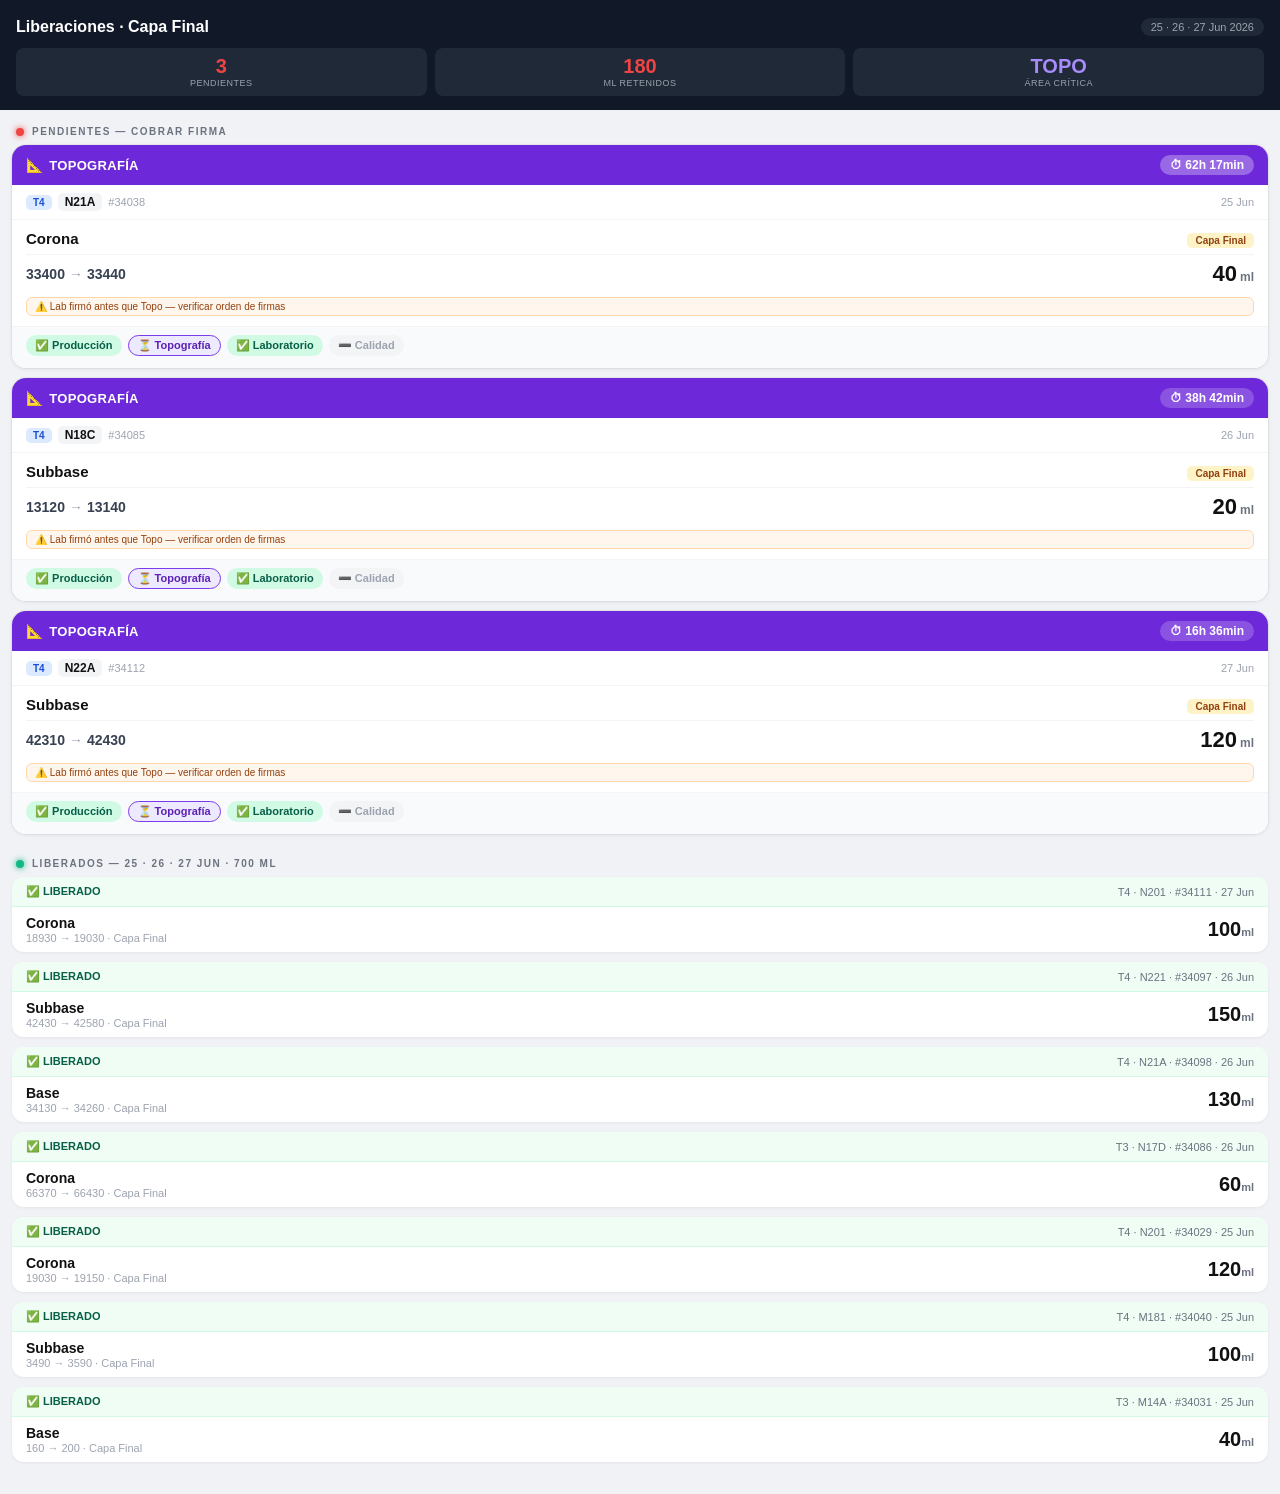
<file: reporte-diario-27.06.Junio26.html>
<!DOCTYPE html>
<html lang="es">
<head>
<meta charset="UTF-8">
<meta name="viewport" content="width=device-width, initial-scale=1.0, maximum-scale=1.0, user-scalable=no">
<title>Liberaciones — 27 Jun 2026</title>
<style>
* { box-sizing: border-box; margin: 0; padding: 0; -webkit-tap-highlight-color: transparent; }

body {
  font-family: -apple-system, BlinkMacSystemFont, 'Segoe UI', sans-serif;
  background: #f0f2f5;
  color: #111;
  font-size: 14px;
  padding-bottom: 32px;
}

/* ── HEADER ── */
.header {
  background: #111827;
  color: #fff;
  padding: 18px 16px 14px;
  position: sticky; top: 0; z-index: 10;
}
.header-top {
  display: flex; align-items: center; justify-content: space-between;
  margin-bottom: 12px;
}
.header h1 { font-size: 16px; font-weight: 700; }
.header .date-tag {
  font-size: 11px; color: #9ca3af;
  background: #1f2937; padding: 3px 10px; border-radius: 20px;
}
.summary-strip {
  display: grid; grid-template-columns: 1fr 1fr 1fr;
  gap: 8px;
}
.sum-box {
  background: #1f2937;
  border-radius: 8px; padding: 8px 10px; text-align: center;
}
.sum-box .sv { font-size: 20px; font-weight: 800; line-height: 1; }
.sum-box .sl { font-size: 9px; color: #9ca3af; text-transform: uppercase; letter-spacing: .5px; margin-top: 2px; }

/* ── SECTION LABEL ── */
.section-label {
  display: flex; align-items: center; gap: 8px;
  padding: 16px 16px 8px;
  font-size: 10px; font-weight: 700; letter-spacing: 1.5px;
  text-transform: uppercase; color: #6b7280;
}
.section-label .dot {
  width: 8px; height: 8px; border-radius: 50%;
}

/* ── CARDS ── */
.cards { padding: 0 12px; display: flex; flex-direction: column; gap: 10px; }

.card {
  background: #fff;
  border-radius: 14px;
  overflow: hidden;
  box-shadow: 0 1px 4px rgba(0,0,0,.08), 0 0 0 1px rgba(0,0,0,.04);
}

/* Card header - color = blocking area */
.card-head {
  display: flex; align-items: center; justify-content: space-between;
  padding: 10px 14px;
  color: #fff;
}
.card-head.topo { background: #6d28d9; }
.card-head.lab  { background: #d97706; }
.card-head.prod { background: #2563eb; }
.card-head.cal  { background: #059669; }
.card-head.lib  { background: #e5e7eb; }

.area-name {
  font-size: 13px; font-weight: 800; letter-spacing: .3px;
  display: flex; align-items: center; gap: 6px;
}
.area-name .ic { font-size: 14px; }

.horas-badge {
  background: rgba(255,255,255,.2);
  border-radius: 20px; padding: 3px 10px;
  font-size: 12px; font-weight: 700;
  display: flex; align-items: center; gap: 4px;
}
.horas-badge.urgente { background: rgba(255,255,255,.3); animation: urgente-pulse 1.5s infinite; }
@keyframes urgente-pulse { 0%,100%{opacity:1} 50%{opacity:.7} }

/* Card meta row */
.card-meta {
  display: flex; align-items: center; gap: 6px;
  padding: 8px 14px 0;
  font-size: 12px; color: #6b7280;
  flex-wrap: wrap;
}
.card-meta .tramo-badge {
  background: #dbeafe; color: #1d4ed8;
  font-size: 10px; font-weight: 700;
  padding: 2px 7px; border-radius: 5px;
}
.card-meta .hito-badge {
  background: #f3f4f6; color: #111;
  font-size: 12px; font-weight: 700;
  padding: 2px 7px; border-radius: 5px;
}
.card-meta .cod { color: #9ca3af; font-size: 11px; }
.card-meta .fecha { color: #9ca3af; font-size: 11px; margin-left: auto; }

/* Card body */
.card-body {
  padding: 10px 14px;
  border-top: 1px solid #f3f4f6;
  margin-top: 8px;
}
.material-row {
  display: flex; justify-content: space-between; align-items: baseline;
  margin-bottom: 4px;
}
.material-name { font-size: 15px; font-weight: 700; color: #111; }
.ubicacion-badge {
  font-size: 10px; font-weight: 600; padding: 2px 8px; border-radius: 5px;
}
.ubi-final  { background: #fef3c7; color: #92400e; }
.ubi-inicial{ background: #dbeafe; color: #1e40af; }

.abscisas-row {
  display: flex; justify-content: space-between; align-items: center;
  padding-top: 6px; border-top: 1px solid #f3f4f6; margin-top: 6px;
}
.abscisas {
  font-size: 14px; font-weight: 600; color: #374151;
  font-variant-numeric: tabular-nums;
}
.abscisas .arrow { color: #9ca3af; margin: 0 4px; }
.ml-value {
  font-size: 22px; font-weight: 900; color: #111;
  display: flex; align-items: baseline; gap: 3px;
}
.ml-value span { font-size: 12px; font-weight: 600; color: #6b7280; }

/* Firmas row */
.firmas-row {
  display: flex; gap: 6px;
  padding: 8px 14px 12px;
  background: #f9fafb;
  border-top: 1px solid #f3f4f6;
  flex-wrap: wrap;
}
.firma-pill {
  display: flex; align-items: center; gap: 4px;
  padding: 3px 9px; border-radius: 20px;
  font-size: 11px; font-weight: 600;
}
.firma-ok    { background: #d1fae5; color: #065f46; }
.firma-pend  { background: #ede9fe; color: #5b21b6; border: 1.5px solid #7c3aed; }
.firma-noap  { background: #f3f4f6; color: #9ca3af; }
.firma-noap-warn { background: #fff7ed; color: #c2410c; border: 1px dashed #f97316; }

/* Liberados */
.card-lib { background: #fff; border-radius: 12px; overflow: hidden;
  box-shadow: 0 1px 3px rgba(0,0,0,.06); }
.card-lib-head {
  background: #f0fdf4; padding: 8px 14px;
  display: flex; justify-content: space-between; align-items: center;
  border-bottom: 1px solid #d1fae5;
}
.lib-badge { color: #065f46; font-size: 11px; font-weight: 700;
  display: flex; align-items: center; gap: 4px; }
.card-lib-body {
  padding: 8px 14px;
  display: flex; justify-content: space-between; align-items: center;
}
.lib-info .mat { font-size: 14px; font-weight: 700; }
.lib-info .sub { font-size: 11px; color: #9ca3af; margin-top: 1px; }
.lib-ml { font-size: 20px; font-weight: 900; color: #111; }
.lib-ml span { font-size: 11px; color: #6b7280; }

/* Alerta anomalia */
.anomalia {
  font-size: 10px; color: #92400e;
  background: #fff7ed; border: 1px solid #fed7aa;
  border-radius: 6px; padding: 3px 8px;
  margin: 0 14px 10px;
  display: flex; align-items: center; gap: 4px;
}

/* Divider */
.divider { height: 1px; background: #e5e7eb; margin: 0 16px; }
</style>
</head>
<body>

<!-- ── HEADER ── -->
<div class="header">
  <div class="header-top">
    <h1>Liberaciones · Capa Final</h1>
    <span class="date-tag">25 · 26 · 27 Jun 2026</span>
  </div>
  <div class="summary-strip">
    <div class="sum-box">
      <div class="sv" style="color:#ef4444">3</div>
      <div class="sl">Pendientes</div>
    </div>
    <div class="sum-box">
      <div class="sv" style="color:#ef4444">180</div>
      <div class="sl">ML Retenidos</div>
    </div>
    <div class="sum-box">
      <div class="sv" style="color:#a78bfa">TOPO</div>
      <div class="sl">Área crítica</div>
    </div>
  </div>
</div>

<!-- ══════════════════════════ PENDIENTES ══════════════════════════ -->
<div class="section-label">
  <div class="dot" style="background:#ef4444;box-shadow:0 0 6px #ef4444"></div>
  Pendientes — cobrar firma
</div>

<div class="cards">

  <!-- #34038 · 62h · TOPOGRAFÍA -->
  <div class="card">
    <div class="card-head topo">
      <div class="area-name"><span class="ic">📐</span> TOPOGRAFÍA</div>
      <div class="horas-badge urgente">⏱ 62h 17min</div>
    </div>
    <div class="card-meta">
      <span class="tramo-badge">T4</span>
      <span class="hito-badge">N21A</span>
      <span class="cod">#34038</span>
      <span class="fecha">25 Jun</span>
    </div>
    <div class="card-body">
      <div class="material-row">
        <span class="material-name">Corona</span>
        <span class="ubicacion-badge ubi-final">Capa Final</span>
      </div>
      <div class="abscisas-row">
        <div class="abscisas">33400<span class="arrow">→</span>33440</div>
        <div class="ml-value">40<span>ml</span></div>
      </div>
    </div>
    <div class="anomalia">⚠️ Lab firmó antes que Topo — verificar orden de firmas</div>
    <div class="firmas-row">
      <span class="firma-pill firma-ok">✅ Producción</span>
      <span class="firma-pill firma-pend">⏳ Topografía</span>
      <span class="firma-pill firma-ok">✅ Laboratorio</span>
      <span class="firma-pill firma-noap">➖ Calidad</span>
    </div>
  </div>

  <!-- #34085 · 38h · TOPOGRAFÍA -->
  <div class="card">
    <div class="card-head topo">
      <div class="area-name"><span class="ic">📐</span> TOPOGRAFÍA</div>
      <div class="horas-badge">⏱ 38h 42min</div>
    </div>
    <div class="card-meta">
      <span class="tramo-badge">T4</span>
      <span class="hito-badge">N18C</span>
      <span class="cod">#34085</span>
      <span class="fecha">26 Jun</span>
    </div>
    <div class="card-body">
      <div class="material-row">
        <span class="material-name">Subbase</span>
        <span class="ubicacion-badge ubi-final">Capa Final</span>
      </div>
      <div class="abscisas-row">
        <div class="abscisas">13120<span class="arrow">→</span>13140</div>
        <div class="ml-value">20<span>ml</span></div>
      </div>
    </div>
    <div class="anomalia">⚠️ Lab firmó antes que Topo — verificar orden de firmas</div>
    <div class="firmas-row">
      <span class="firma-pill firma-ok">✅ Producción</span>
      <span class="firma-pill firma-pend">⏳ Topografía</span>
      <span class="firma-pill firma-ok">✅ Laboratorio</span>
      <span class="firma-pill firma-noap">➖ Calidad</span>
    </div>
  </div>

  <!-- #34112 · 16h · TOPOGRAFÍA -->
  <div class="card">
    <div class="card-head topo">
      <div class="area-name"><span class="ic">📐</span> TOPOGRAFÍA</div>
      <div class="horas-badge">⏱ 16h 36min</div>
    </div>
    <div class="card-meta">
      <span class="tramo-badge">T4</span>
      <span class="hito-badge">N22A</span>
      <span class="cod">#34112</span>
      <span class="fecha">27 Jun</span>
    </div>
    <div class="card-body">
      <div class="material-row">
        <span class="material-name">Subbase</span>
        <span class="ubicacion-badge ubi-final">Capa Final</span>
      </div>
      <div class="abscisas-row">
        <div class="abscisas">42310<span class="arrow">→</span>42430</div>
        <div class="ml-value">120<span>ml</span></div>
      </div>
    </div>
    <div class="anomalia">⚠️ Lab firmó antes que Topo — verificar orden de firmas</div>
    <div class="firmas-row">
      <span class="firma-pill firma-ok">✅ Producción</span>
      <span class="firma-pill firma-pend">⏳ Topografía</span>
      <span class="firma-pill firma-ok">✅ Laboratorio</span>
      <span class="firma-pill firma-noap">➖ Calidad</span>
    </div>
  </div>

</div>

<!-- ══════════════════════════ LIBERADOS ══════════════════════════ -->
<div class="section-label" style="margin-top:8px">
  <div class="dot" style="background:#10b981;box-shadow:0 0 6px #10b981"></div>
  Liberados — 25 · 26 · 27 Jun · 700 ml
</div>

<div class="cards">

  <div class="card-lib">
    <div class="card-lib-head">
      <span class="lib-badge">✅ LIBERADO</span>
      <span style="font-size:11px;color:#6b7280">T4 · N201 · #34111 · 27 Jun</span>
    </div>
    <div class="card-lib-body">
      <div class="lib-info">
        <div class="mat">Corona</div>
        <div class="sub">18930 → 19030 · Capa Final</div>
      </div>
      <div class="lib-ml">100<span>ml</span></div>
    </div>
  </div>

  <div class="card-lib">
    <div class="card-lib-head">
      <span class="lib-badge">✅ LIBERADO</span>
      <span style="font-size:11px;color:#6b7280">T4 · N221 · #34097 · 26 Jun</span>
    </div>
    <div class="card-lib-body">
      <div class="lib-info">
        <div class="mat">Subbase</div>
        <div class="sub">42430 → 42580 · Capa Final</div>
      </div>
      <div class="lib-ml">150<span>ml</span></div>
    </div>
  </div>

  <div class="card-lib">
    <div class="card-lib-head">
      <span class="lib-badge">✅ LIBERADO</span>
      <span style="font-size:11px;color:#6b7280">T4 · N21A · #34098 · 26 Jun</span>
    </div>
    <div class="card-lib-body">
      <div class="lib-info">
        <div class="mat">Base</div>
        <div class="sub">34130 → 34260 · Capa Final</div>
      </div>
      <div class="lib-ml">130<span>ml</span></div>
    </div>
  </div>

  <div class="card-lib">
    <div class="card-lib-head">
      <span class="lib-badge">✅ LIBERADO</span>
      <span style="font-size:11px;color:#6b7280">T3 · N17D · #34086 · 26 Jun</span>
    </div>
    <div class="card-lib-body">
      <div class="lib-info">
        <div class="mat">Corona</div>
        <div class="sub">66370 → 66430 · Capa Final</div>
      </div>
      <div class="lib-ml">60<span>ml</span></div>
    </div>
  </div>

  <div class="card-lib">
    <div class="card-lib-head">
      <span class="lib-badge">✅ LIBERADO</span>
      <span style="font-size:11px;color:#6b7280">T4 · N201 · #34029 · 25 Jun</span>
    </div>
    <div class="card-lib-body">
      <div class="lib-info">
        <div class="mat">Corona</div>
        <div class="sub">19030 → 19150 · Capa Final</div>
      </div>
      <div class="lib-ml">120<span>ml</span></div>
    </div>
  </div>

  <div class="card-lib">
    <div class="card-lib-head">
      <span class="lib-badge">✅ LIBERADO</span>
      <span style="font-size:11px;color:#6b7280">T4 · M181 · #34040 · 25 Jun</span>
    </div>
    <div class="card-lib-body">
      <div class="lib-info">
        <div class="mat">Subbase</div>
        <div class="sub">3490 → 3590 · Capa Final</div>
      </div>
      <div class="lib-ml">100<span>ml</span></div>
    </div>
  </div>

  <div class="card-lib">
    <div class="card-lib-head">
      <span class="lib-badge">✅ LIBERADO</span>
      <span style="font-size:11px;color:#6b7280">T3 · M14A · #34031 · 25 Jun</span>
    </div>
    <div class="card-lib-body">
      <div class="lib-info">
        <div class="mat">Base</div>
        <div class="sub">160 → 200 · Capa Final</div>
      </div>
      <div class="lib-ml">40<span>ml</span></div>
    </div>
  </div>

</div>
</body>
</html>
</file>
